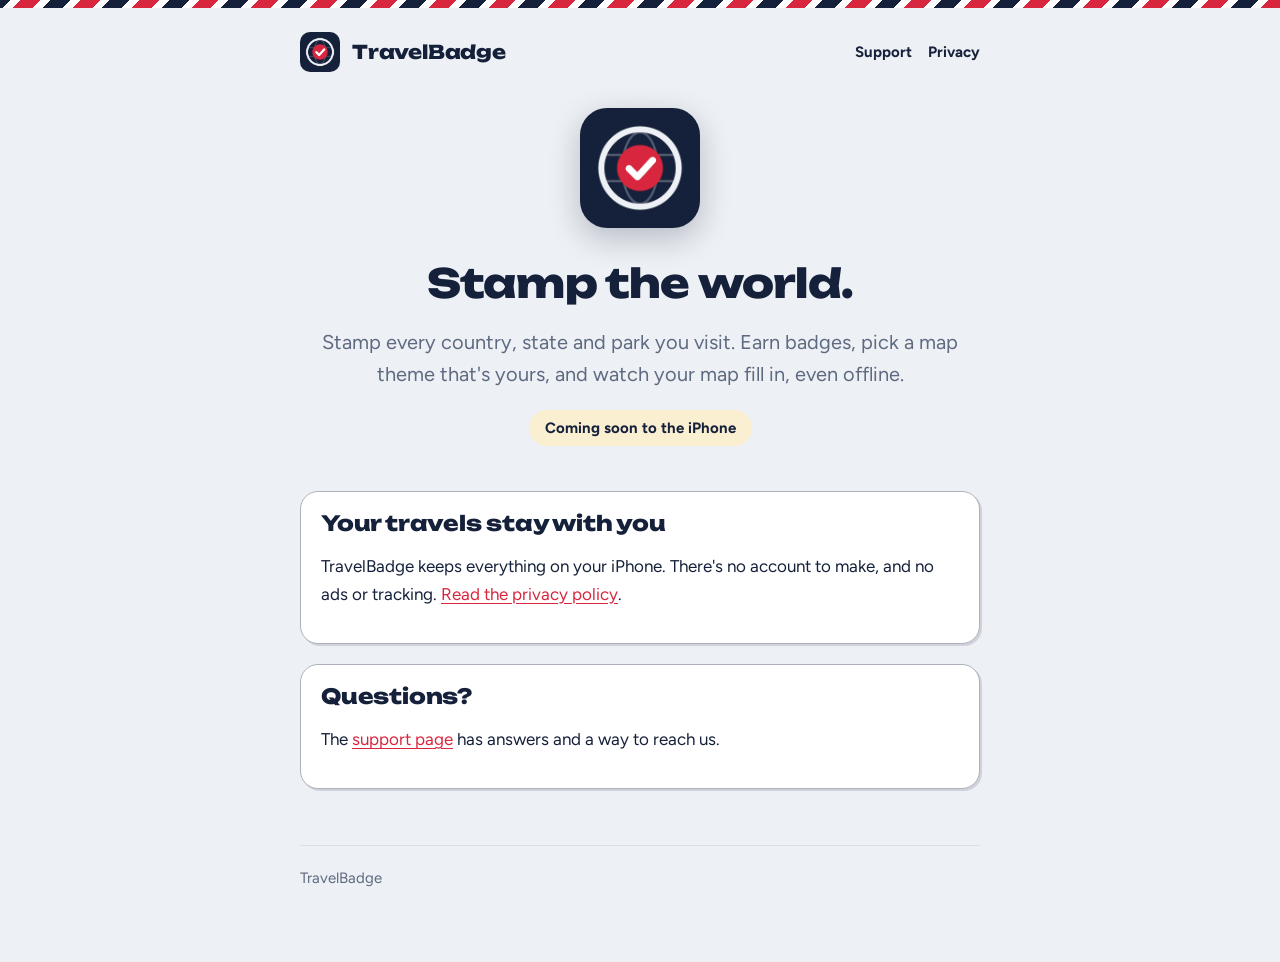
<file: index.html>
<!doctype html>
<html lang="en">
<head>
<meta charset="utf-8">
<meta name="viewport" content="width=device-width, initial-scale=1">
<meta name="apple-itunes-app" content="app-id=6830335613">
<title>TravelBadge: stamp the world</title>
<meta name="description" content="TravelBadge is a travel map for travelers. Stamp every country, state and park you visit, pick a map theme, and earn badges as your map fills in.">
<link rel="icon" href="icon.png">
<link rel="stylesheet" href="style.css">
</head>
<body>
<div class="wrap">
  <header class="site">
    <a href="./"><img src="icon.png" alt="" width="40" height="40"><span class="brand">TravelBadge</span></a>
    <nav aria-label="Pages"><a href="support.html">Support</a><a href="privacy.html">Privacy</a></nav>
  </header>

  <main>
    <section class="hero">
      <img src="icon.png" alt="The TravelBadge icon: a globe ring around a red stamp with a white check" width="120" height="120">
      <h1>Stamp the world.</h1>
      <p class="lead">Stamp every country, state and park you visit. Earn badges, pick a map theme that's yours, and watch your map fill in, even offline.</p>
      <p><span class="soon">Coming soon to the iPhone</span></p>
    </section>

    <div class="box">
      <h2>Your travels stay with you</h2>
      <p>TravelBadge keeps everything on your iPhone. There's no account to make, and no ads or tracking. <a href="privacy.html">Read the privacy policy</a>.</p>
    </div>
    <div class="box">
      <h2>Questions?</h2>
      <p>The <a href="support.html">support page</a> has answers and a way to reach us.</p>
    </div>
  </main>

  <footer>TravelBadge</footer>
</div>
</body>
</html>
</file>
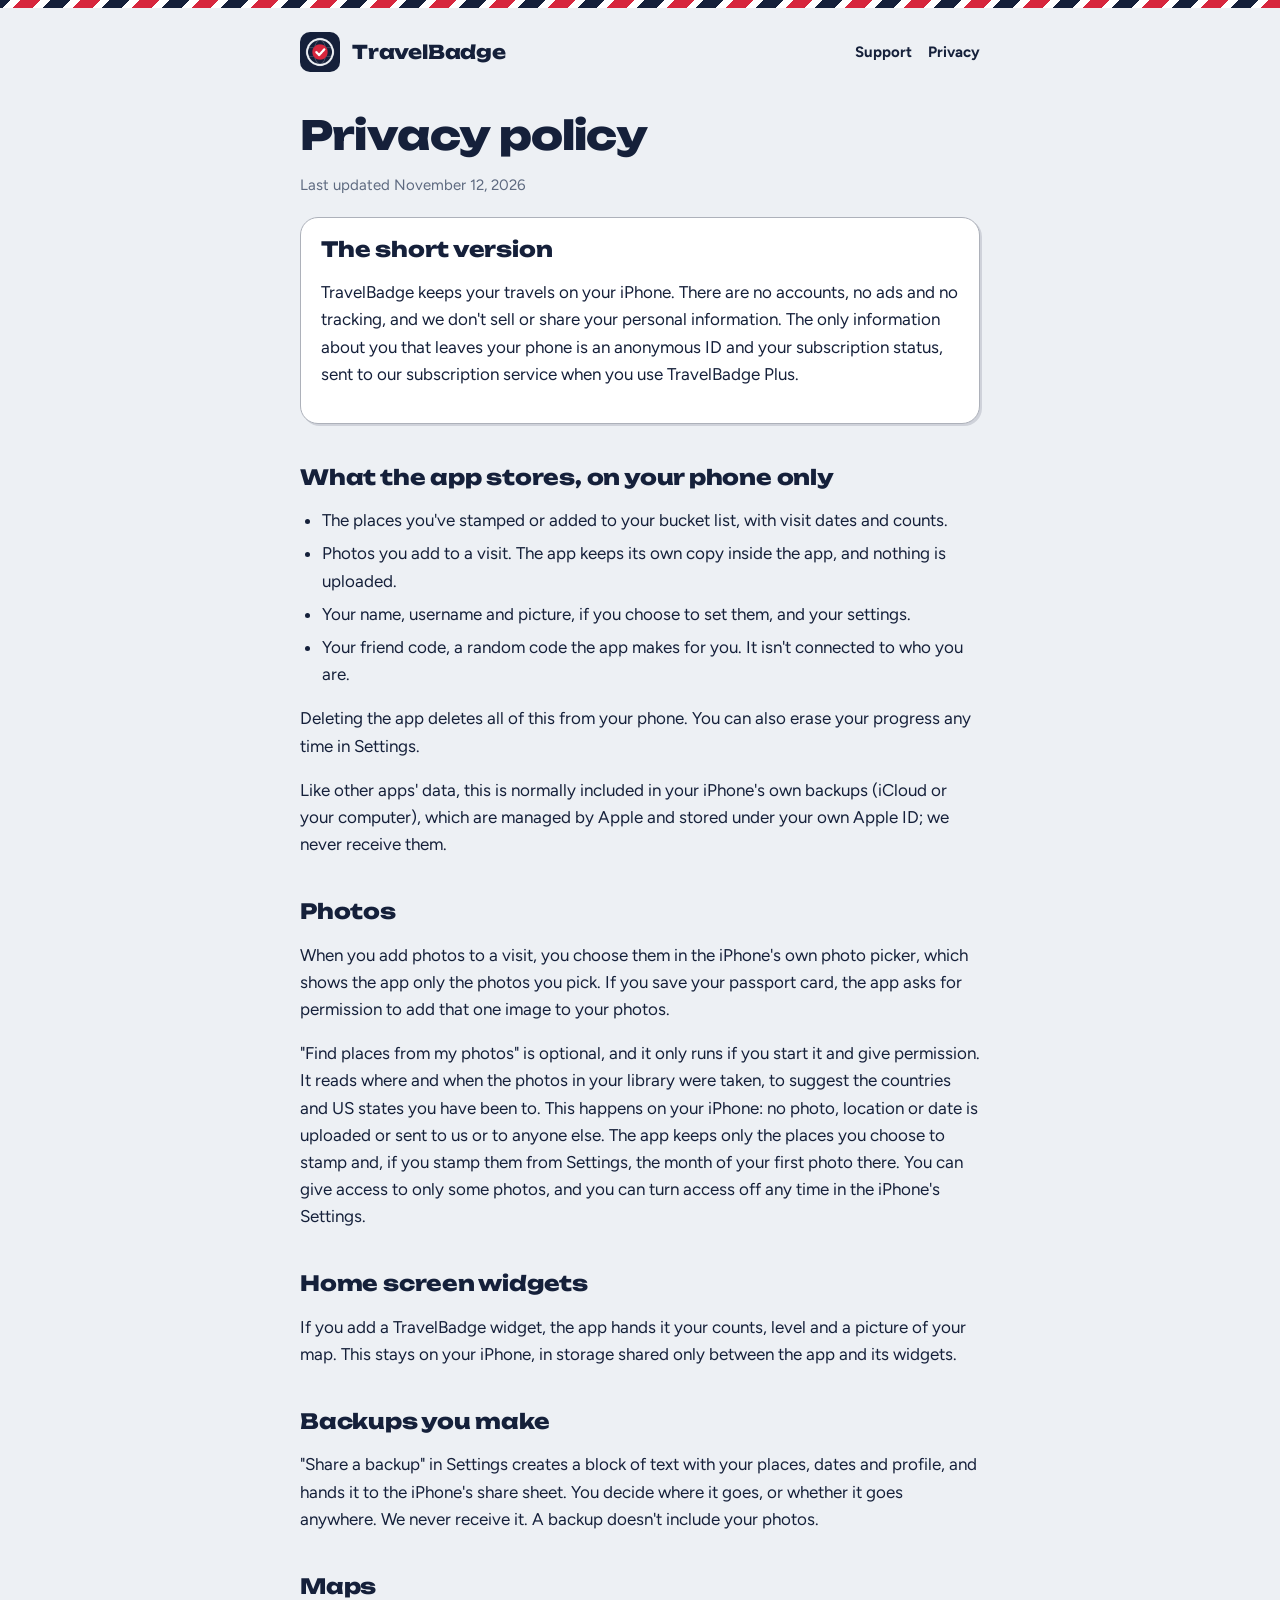
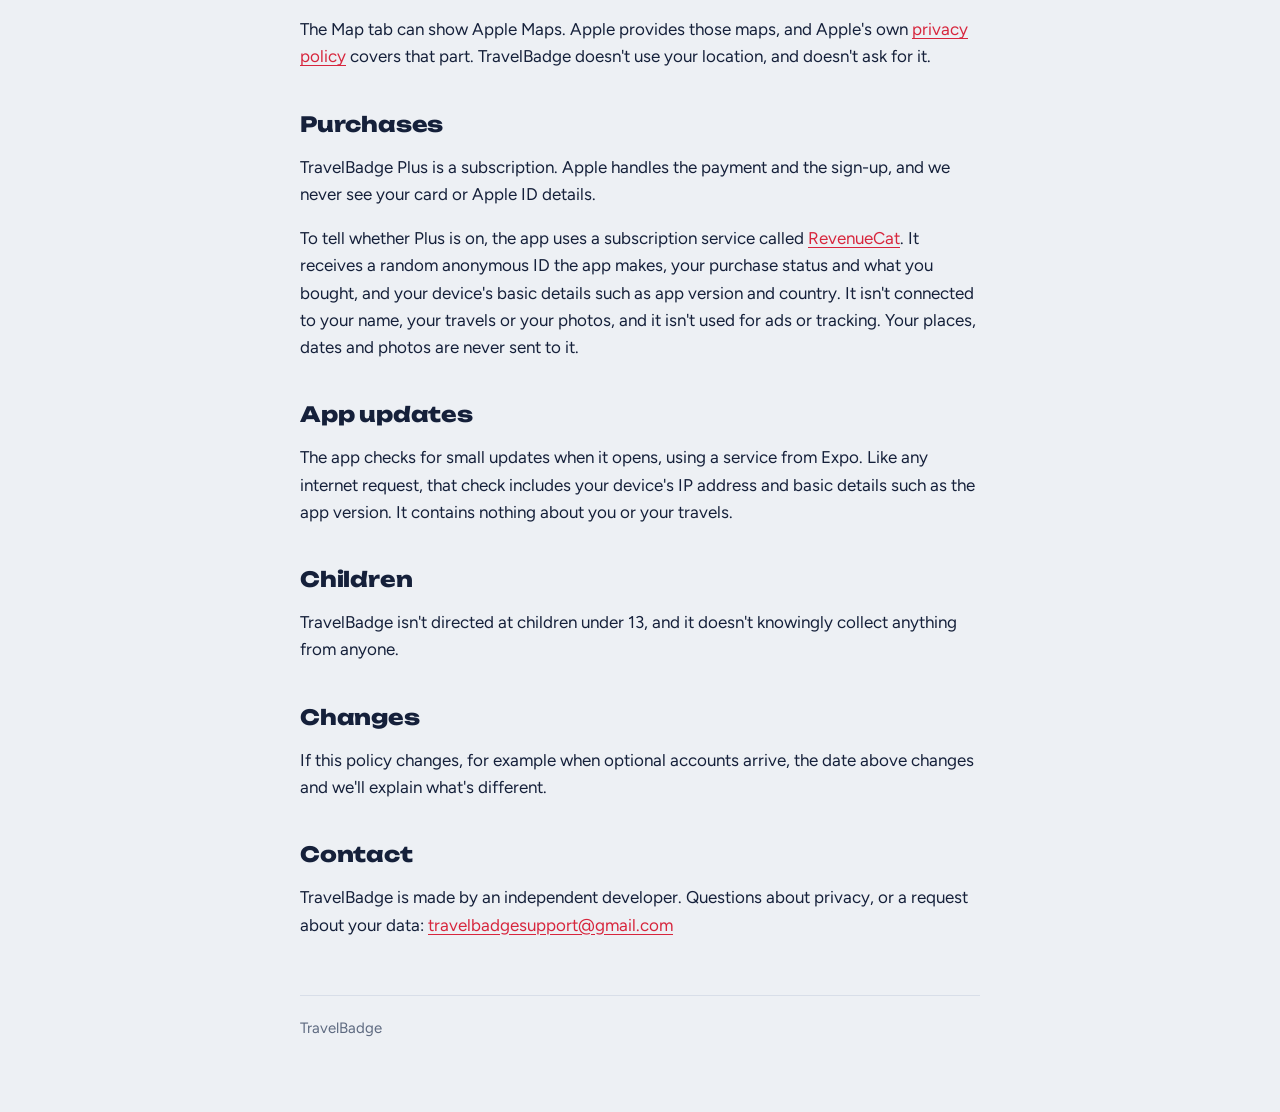
<file: privacy.html>
<!doctype html>
<html lang="en">
<head>
<meta charset="utf-8">
<meta name="viewport" content="width=device-width, initial-scale=1">
<meta name="apple-itunes-app" content="app-id=6830335613">
<title>Privacy policy: TravelBadge</title>
<meta name="description" content="TravelBadge keeps your travels on your iPhone. We don't sell or share your personal information.">
<link rel="icon" href="icon.png">
<link rel="stylesheet" href="style.css">
</head>
<body>
<div class="wrap">
  <header class="site">
    <a href="./"><img src="icon.png" alt="" width="40" height="40"><span class="brand">TravelBadge</span></a>
    <nav aria-label="Pages"><a href="support.html">Support</a><a href="privacy.html" aria-current="page">Privacy</a></nav>
  </header>

  <main>
    <h1>Privacy policy</h1>
    <p class="updated">Last updated November 12, 2026</p>

    <div class="box">
      <h2>The short version</h2>
      <p>TravelBadge keeps your travels on your iPhone. There are no accounts, no ads and no tracking, and we don't sell or share your personal information. The only information about you that leaves your phone is an anonymous ID and your subscription status, sent to our subscription service when you use TravelBadge Plus.</p>
    </div>

    <h2>What the app stores, on your phone only</h2>
    <ul>
      <li>The places you've stamped or added to your bucket list, with visit dates and counts.</li>
      <li>Photos you add to a visit. The app keeps its own copy inside the app, and nothing is uploaded.</li>
      <li>Your name, username and picture, if you choose to set them, and your settings.</li>
      <li>Your friend code, a random code the app makes for you. It isn't connected to who you are.</li>
    </ul>
    <p>Deleting the app deletes all of this from your phone. You can also erase your progress any time in Settings.</p>
    <p>Like other apps' data, this is normally included in your iPhone's own backups (iCloud or your computer), which are managed by Apple and stored under your own Apple ID; we never receive them.</p>

    <h2>Photos</h2>
    <p>When you add photos to a visit, you choose them in the iPhone's own photo picker, which shows the app only the photos you pick. If you save your passport card, the app asks for permission to add that one image to your photos.</p>
    <p>"Find places from my photos" is optional, and it only runs if you start it and give permission. It reads where and when the photos in your library were taken, to suggest the countries and US states you have been to. This happens on your iPhone: no photo, location or date is uploaded or sent to us or to anyone else. The app keeps only the places you choose to stamp and, if you stamp them from Settings, the month of your first photo there. You can give access to only some photos, and you can turn access off any time in the iPhone's Settings.</p>

    <h2>Home screen widgets</h2>
    <p>If you add a TravelBadge widget, the app hands it your counts, level and a picture of your map. This stays on your iPhone, in storage shared only between the app and its widgets.</p>

    <h2>Backups you make</h2>
    <p>"Share a backup" in Settings creates a block of text with your places, dates and profile, and hands it to the iPhone's share sheet. You decide where it goes, or whether it goes anywhere. We never receive it. A backup doesn't include your photos.</p>

    <h2>Maps</h2>
    <p>The Map tab can show Apple Maps. Apple provides those maps, and Apple's own <a href="https://www.apple.com/legal/privacy/">privacy policy</a> covers that part. TravelBadge doesn't use your location, and doesn't ask for it.</p>

    <h2>Purchases</h2>
    <p>TravelBadge Plus is a subscription. Apple handles the payment and the sign-up, and we never see your card or Apple ID details.</p>
    <p>To tell whether Plus is on, the app uses a subscription service called <a href="https://www.revenuecat.com/privacy">RevenueCat</a>. It receives a random anonymous ID the app makes, your purchase status and what you bought, and your device's basic details such as app version and country. It isn't connected to your name, your travels or your photos, and it isn't used for ads or tracking. Your places, dates and photos are never sent to it.</p>

    <h2>App updates</h2>
    <p>The app checks for small updates when it opens, using a service from Expo. Like any internet request, that check includes your device's IP address and basic details such as the app version. It contains nothing about you or your travels.</p>

    <h2>Children</h2>
    <p>TravelBadge isn't directed at children under 13, and it doesn't knowingly collect anything from anyone.</p>

    <h2>Changes</h2>
    <p>If this policy changes, for example when optional accounts arrive, the date above changes and we'll explain what's different.</p>

    <h2>Contact</h2>
    <p>TravelBadge is made by an independent developer. Questions about privacy, or a request about your data: <a href="mailto:travelbadgesupport@gmail.com">travelbadgesupport@gmail.com</a></p>
  </main>

  <footer>TravelBadge</footer>
</div>
</body>
</html>
</file>
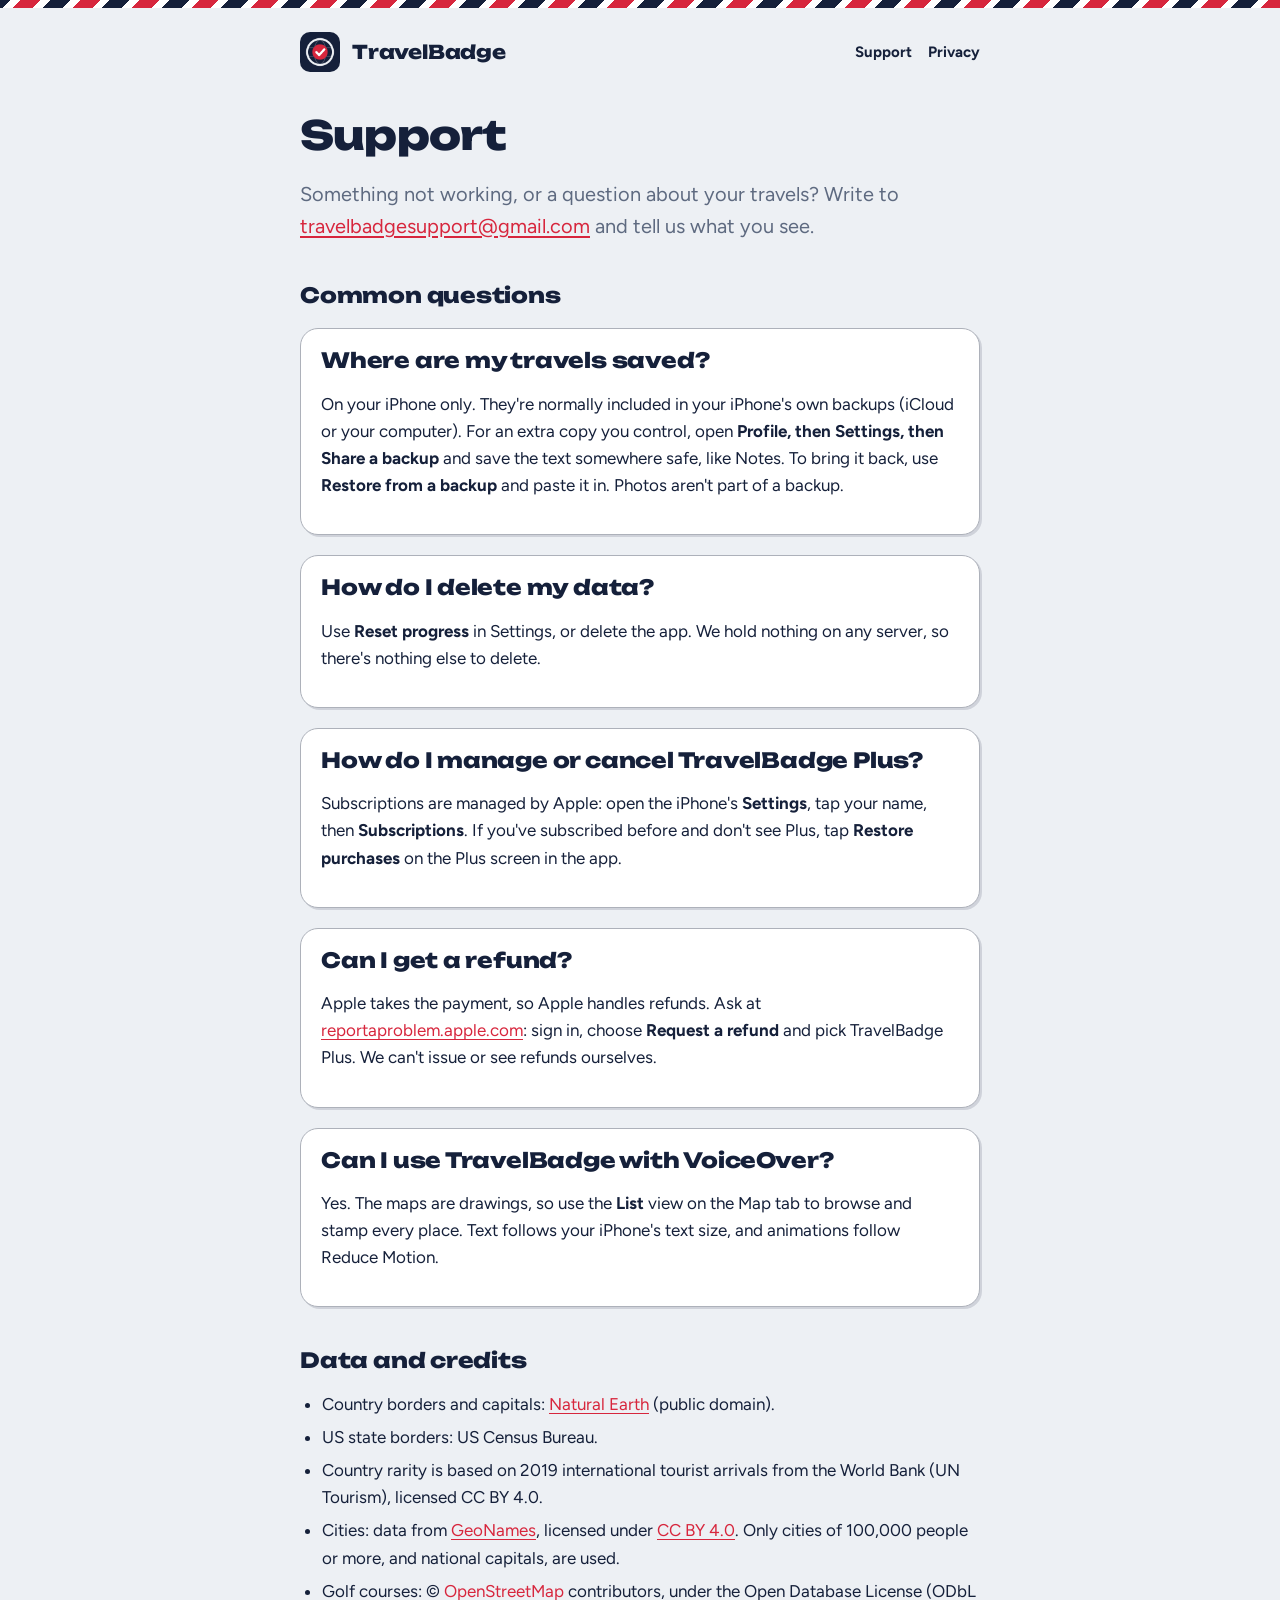
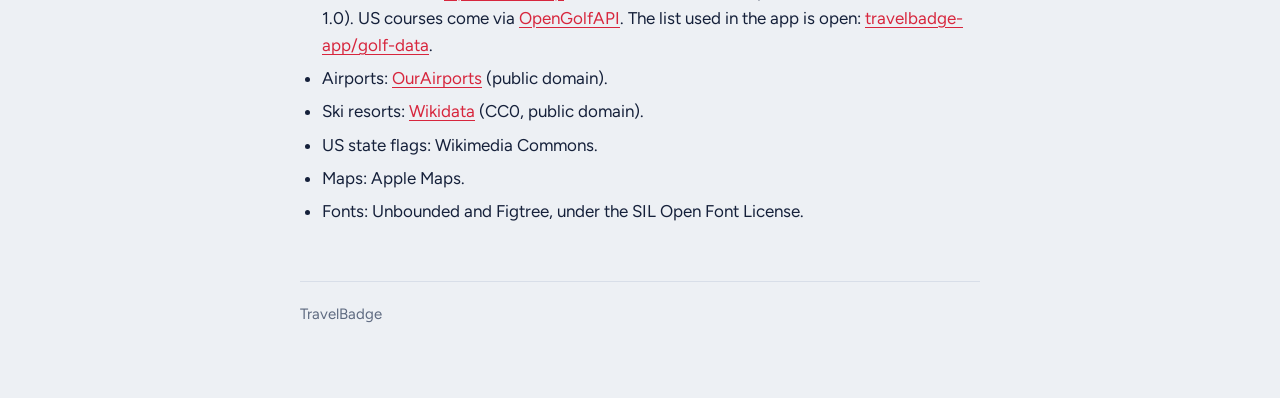
<file: support.html>
<!doctype html>
<html lang="en">
<head>
<meta charset="utf-8">
<meta name="viewport" content="width=device-width, initial-scale=1">
<meta name="apple-itunes-app" content="app-id=6830335613">
<title>Support: TravelBadge</title>
<meta name="description" content="Answers about TravelBadge: backups, subscriptions, deleting your data, and how to get in touch.">
<link rel="icon" href="icon.png">
<link rel="stylesheet" href="style.css">
</head>
<body>
<div class="wrap">
  <header class="site">
    <a href="./"><img src="icon.png" alt="" width="40" height="40"><span class="brand">TravelBadge</span></a>
    <nav aria-label="Pages"><a href="support.html" aria-current="page">Support</a><a href="privacy.html">Privacy</a></nav>
  </header>

  <main>
    <h1>Support</h1>
    <p class="lead">Something not working, or a question about your travels? Write to <a href="mailto:travelbadgesupport@gmail.com">travelbadgesupport@gmail.com</a> and tell us what you see.</p>

    <h2>Common questions</h2>

    <div class="box">
      <h2>Where are my travels saved?</h2>
      <p>On your iPhone only. They're normally included in your iPhone's own backups (iCloud or your computer). For an extra copy you control, open <strong>Profile, then Settings, then Share a backup</strong> and save the text somewhere safe, like Notes. To bring it back, use <strong>Restore from a backup</strong> and paste it in. Photos aren't part of a backup.</p>
    </div>
    <div class="box">
      <h2>How do I delete my data?</h2>
      <p>Use <strong>Reset progress</strong> in Settings, or delete the app. We hold nothing on any server, so there's nothing else to delete.</p>
    </div>
    <div class="box">
      <h2>How do I manage or cancel TravelBadge Plus?</h2>
      <p>Subscriptions are managed by Apple: open the iPhone's <strong>Settings</strong>, tap your name, then <strong>Subscriptions</strong>. If you've subscribed before and don't see Plus, tap <strong>Restore purchases</strong> on the Plus screen in the app.</p>
    </div>
    <div class="box">
      <h2>Can I get a refund?</h2>
      <p>Apple takes the payment, so Apple handles refunds. Ask at <a href="https://reportaproblem.apple.com">reportaproblem.apple.com</a>: sign in, choose <strong>Request a refund</strong> and pick TravelBadge Plus. We can't issue or see refunds ourselves.</p>
    </div>
    <div class="box">
      <h2>Can I use TravelBadge with VoiceOver?</h2>
      <p>Yes. The maps are drawings, so use the <strong>List</strong> view on the Map tab to browse and stamp every place. Text follows your iPhone's text size, and animations follow Reduce Motion.</p>
    </div>

    <h2 id="credits">Data and credits</h2>
    <ul>
      <li>Country borders and capitals: <a href="https://www.naturalearthdata.com/">Natural Earth</a> (public domain).</li>
      <li>US state borders: US Census Bureau.</li>
      <li>Country rarity is based on 2019 international tourist arrivals from the World Bank (UN Tourism), licensed CC BY 4.0.</li>
      <li>Cities: data from <a href="https://www.geonames.org">GeoNames</a>, licensed under <a href="https://creativecommons.org/licenses/by/4.0/">CC BY 4.0</a>. Only cities of 100,000 people or more, and national capitals, are used.</li>
      <li>Golf courses: © <a href="https://www.openstreetmap.org/copyright">OpenStreetMap</a> contributors, under the Open Database License (ODbL 1.0). US courses come via <a href="https://github.com/opengolfapi/data">OpenGolfAPI</a>. The list used in the app is open: <a href="https://github.com/travelbadge-app/golf-data">travelbadge-app/golf-data</a>.</li>
      <li>Airports: <a href="https://ourairports.com">OurAirports</a> (public domain).</li>
      <li>Ski resorts: <a href="https://www.wikidata.org">Wikidata</a> (CC0, public domain).</li>
      <li>US state flags: Wikimedia Commons.</li>
      <li>Maps: Apple Maps.</li>
      <li>Fonts: Unbounded and Figtree, under the SIL Open Font License.</li>
    </ul>
  </main>

  <footer>TravelBadge</footer>
</div>
</body>
</html>
</file>
<file: style.css>
/* TravelBadge site: the app's Airmail palette and type, self-hosted (no requests to anyone else's servers) */
@font-face { font-family: "Unbounded"; src: url("fonts/Unbounded_800ExtraBold.ttf") format("truetype"); font-weight: 800; font-display: swap; }
@font-face { font-family: "Figtree"; src: url("fonts/Figtree_400Regular.ttf") format("truetype"); font-weight: 400; font-display: swap; }
@font-face { font-family: "Figtree"; src: url("fonts/Figtree_700Bold.ttf") format("truetype"); font-weight: 700; font-display: swap; }

:root {
  --paper: #EDF0F4; --card: #FFFFFF; --ink: #15203A; --muted: #5E6A80; --line: #D8DEE8; --stamp: #D7263D; --gold-soft: #FBEFD2;
  color-scheme: light dark;
}
@media (prefers-color-scheme: dark) {
  :root { --paper: #0D1322; --card: #151D31; --ink: #E9EDF5; --muted: #93A0B8; --line: #26304A; --stamp: #FF5468; --gold-soft: #3A2F14; }
}

* { box-sizing: border-box; }
body { margin: 0; background: var(--paper); color: var(--ink); font: 17px/1.6 "Figtree", system-ui, -apple-system, "Segoe UI", sans-serif; }
/* The airmail edge, as in the app */
body::before { content: ""; display: block; height: 8px; background: repeating-linear-gradient(-45deg, #D7263D 0 14px, var(--card) 14px 21px, #15203A 21px 35px, var(--card) 35px 42px); }

.wrap { max-width: 720px; margin: 0 auto; padding: 0 20px 72px; }
header.site { display: flex; align-items: center; flex-wrap: wrap; gap: 4px 12px; padding: 24px 0 8px; }
header.site a { display: flex; align-items: center; gap: 12px; color: var(--ink); text-decoration: none; }
header.site img { width: 40px; height: 40px; border-radius: 10px; }
.brand { font: 800 clamp(16px, 4.6vw, 19px)/1.2 "Unbounded", system-ui, sans-serif; letter-spacing: -0.01em; }
nav { margin-left: auto; display: flex; gap: 16px; font-weight: 700; font-size: 15px; flex-shrink: 0; }
nav a { color: var(--muted); text-decoration: none; padding: 8px 0; }
nav a:hover, nav a[aria-current="page"] { color: var(--ink); }

h1 { font: 800 clamp(28px, 6vw, 40px)/1.15 "Unbounded", system-ui, sans-serif; letter-spacing: -0.02em; margin: 32px 0 12px; }
h2 { font: 800 21px/1.25 "Unbounded", system-ui, sans-serif; letter-spacing: -0.01em; margin: 40px 0 8px; }
p, li { max-width: 62ch; }
a { color: var(--stamp); text-underline-offset: 3px; }
a:focus-visible { outline: 3px solid var(--stamp); outline-offset: 3px; border-radius: 4px; }
.lead { font-size: 20px; color: var(--muted); }
.updated { color: var(--muted); font-size: 15px; }
.box { background: var(--card); border: 1.5px solid #ADB1BA; border-radius: 18px; box-shadow: 2px 2px 0 rgba(21, 32, 58, 0.14); padding: 18px 20px; margin: 20px 0; }
@media (prefers-color-scheme: dark) { .box { border-color: #4A5470; box-shadow: 2px 2px 0 rgba(0, 0, 0, 0.5); } }
.box h2 { margin-top: 0; }
.hero { text-align: center; padding: 28px 0 8px; }
.hero img { width: 120px; height: 120px; border-radius: 27px; box-shadow: 0 10px 30px rgba(21, 32, 58, 0.25); }
.hero h1 { margin-top: 24px; }
.hero p { margin-left: auto; margin-right: auto; }
.soon { display: inline-block; background: var(--gold-soft); border-radius: 999px; padding: 6px 16px; font-weight: 700; font-size: 15px; }
ul { padding-left: 22px; }
li { margin: 6px 0; }
footer { border-top: 1px solid var(--line); margin-top: 56px; padding-top: 20px; color: var(--muted); font-size: 15px; }
</file>
